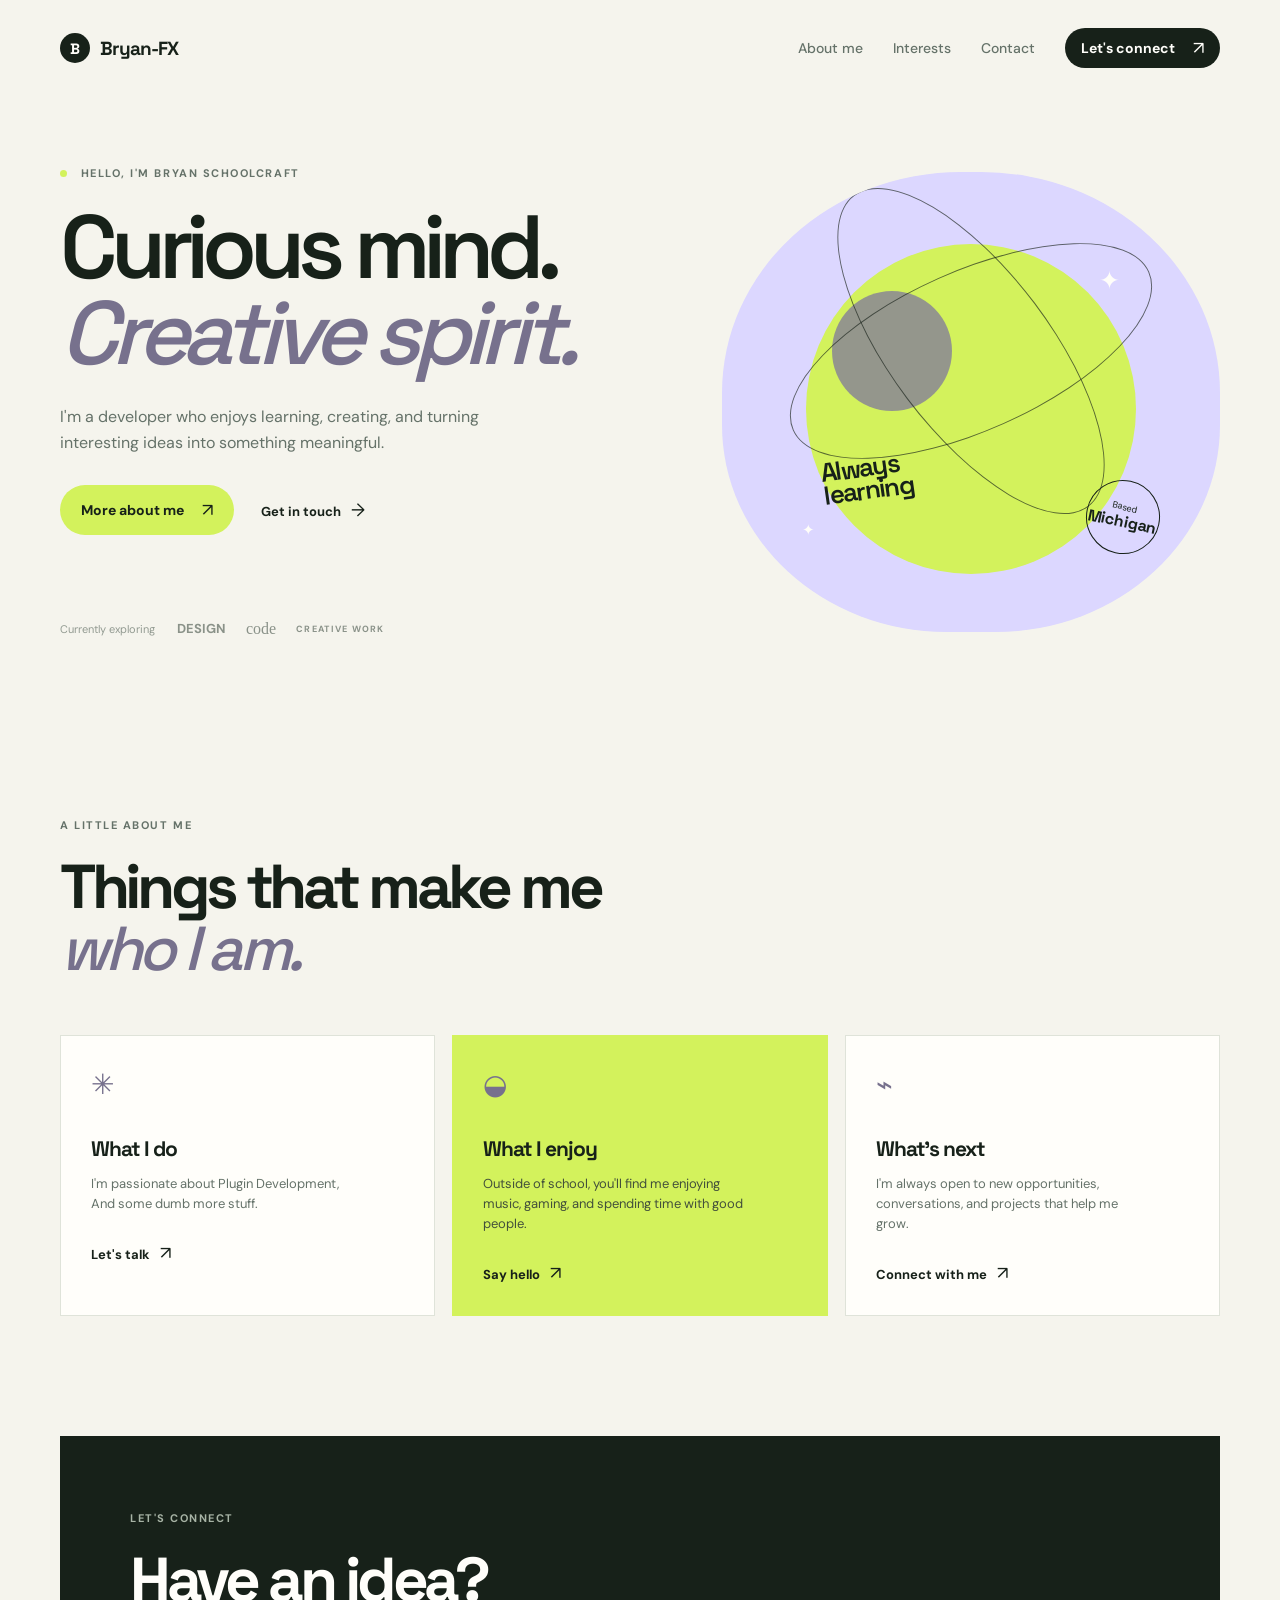
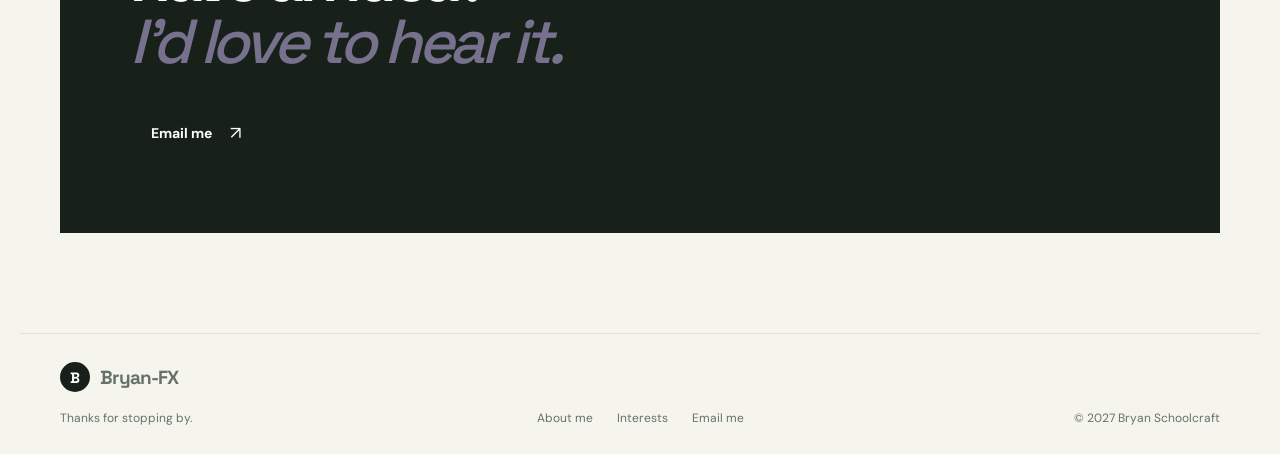
<file: index.html>
<!doctype html>
<html lang="en">
  <head>
    <meta charset="UTF-8" />
    <meta name="viewport" content="width=device-width, initial-scale=1.0" />
    <meta
      name="description"
      content="A personal portfolio and about-me website."
    />
    <title>Bryan-FX — About me</title>
    <link rel="preconnect" href="https://fonts.googleapis.com" />
    <link rel="preconnect" href="https://fonts.gstatic.com" crossorigin />
    <link
      href="https://fonts.googleapis.com/css2?family=DM+Sans:wght@400;500;600;700&family=Space+Grotesk:wght@500;600;700&display=swap"
      rel="stylesheet"
    />
    <link rel="stylesheet" href="styles.css" />
  </head>
  <body>
    <header class="site-header">
      <a class="brand" href="#" aria-label="Bryan-FX home">
        <span class="brand-mark">B</span>
        <span>Bryan-FX</span>
      </a>

      <button class="menu-toggle" type="button" aria-expanded="false" aria-controls="site-nav">
        <span></span>
        <span></span>
        <span></span>
        <span class="sr-only">Toggle navigation</span>
      </button>

      <nav class="site-nav" id="site-nav" aria-label="Main navigation">
        <a href="#about">About me</a>
        <a href="#interests">Interests</a>
        <a href="#contact">Contact</a>
        <a class="button button-small button-dark" href="Email-Me.html">Let's connect <span>↗</span></a>
      </nav>
    </header>

    <main>
      <section class="hero">
        <div class="hero-copy">
          <p class="eyebrow"><span class="eyebrow-dot"></span> Hello, I'm Bryan Schoolcraft</p>
          <h1>Curious mind.<br /><em>Creative spirit.</em></h1>
          <p class="hero-description">
            I'm a developer who enjoys learning, creating, and turning
            interesting ideas into something meaningful.
          </p>
          <div class="hero-actions">
            <a class="button button-primary" href="#about">More about me <span>↗</span></a>
            <a class="text-link" href="Email-Me.html">Get in touch <span>→</span></a>
          </div>
          <div class="trusted-by">
            <span>Currently exploring</span>
            <div class="logo-row" aria-label="Customer logos">
              <strong>DESIGN</strong>
              <strong class="logo-serif">code</strong>
              <strong class="logo-spaced">CREATIVE WORK</strong>
            </div>
          </div>
        </div>

        <div class="hero-art" aria-label="Abstract illustration">
          <div class="orb orb-large"></div>
          <div class="orb orb-small"></div>
          <div class="orbit orbit-one"></div>
          <div class="orbit orbit-two"></div>
          <div class="spark spark-one">✦</div>
          <div class="spark spark-two">✦</div>
          <div class="art-label">Always<br />learning</div>
          <div class="art-sticker">Based<br /><strong>Michigan</strong></div>
        </div>
      </section>

      <section class="feature-section" id="about">
        <div class="section-heading">
          <p class="eyebrow">A little about me</p>
          <h2>Things that make me<br /><em>who I am.</em></h2>
        </div>
        <div class="feature-grid">
          <article class="feature-card">
            <div class="feature-icon">✳</div>
            <h3>What I do</h3>
            <p>I'm passionate about Plugin Development, And some dumb more stuff.</p>
            <a class="card-link" href="#contact">Let's talk <span>↗</span></a>
          </article>
          <article class="feature-card feature-card-highlight" id="interests">
            <div class="feature-icon">◒</div>
            <h3>What I enjoy</h3>
            <p>Outside of school, you'll find me enjoying music, gaming, and spending time with good people.</p>
            <a class="card-link" href="#contact">Say hello <span>↗</span></a>
          </article>
          <article class="feature-card">
            <div class="feature-icon">⌁</div>
            <h3>What's next</h3>
            <p>I'm always open to new opportunities, conversations, and projects that help me grow.</p>
            <a class="card-link" href="#contact">Connect with me <span>↗</span></a>
          </article>
        </div>
      </section>

      <section class="callout" id="contact">
        <p class="eyebrow">Let's connect</p>
        <h2>Have an idea?<br /><em>I'd love to hear it.</em></h2>
        <a class="button button-dark" href="Email-Me.html">Email me <span>↗</span></a>
      </section>
    </main>

    <footer class="site-footer" id="contact">
      <div>
        <a class="brand" href="#" aria-label="Bryan-FX home">
          <span class="brand-mark">B</span>
          <span>Bryan-FX</span>
        </a>
        <p class="footer-note">Thanks for stopping by.</p>
      </div>
      <div class="footer-links">
        <a href="#about">About me</a>
        <a href="#interests">Interests</a>
        <a href="Email-Me.html">Email me</a>
      </div>
      <p class="copyright">© 2027 Bryan Schoolcraft</p>
    </footer>

    <script src="script.js"></script>
  </body>
</html>
</file>
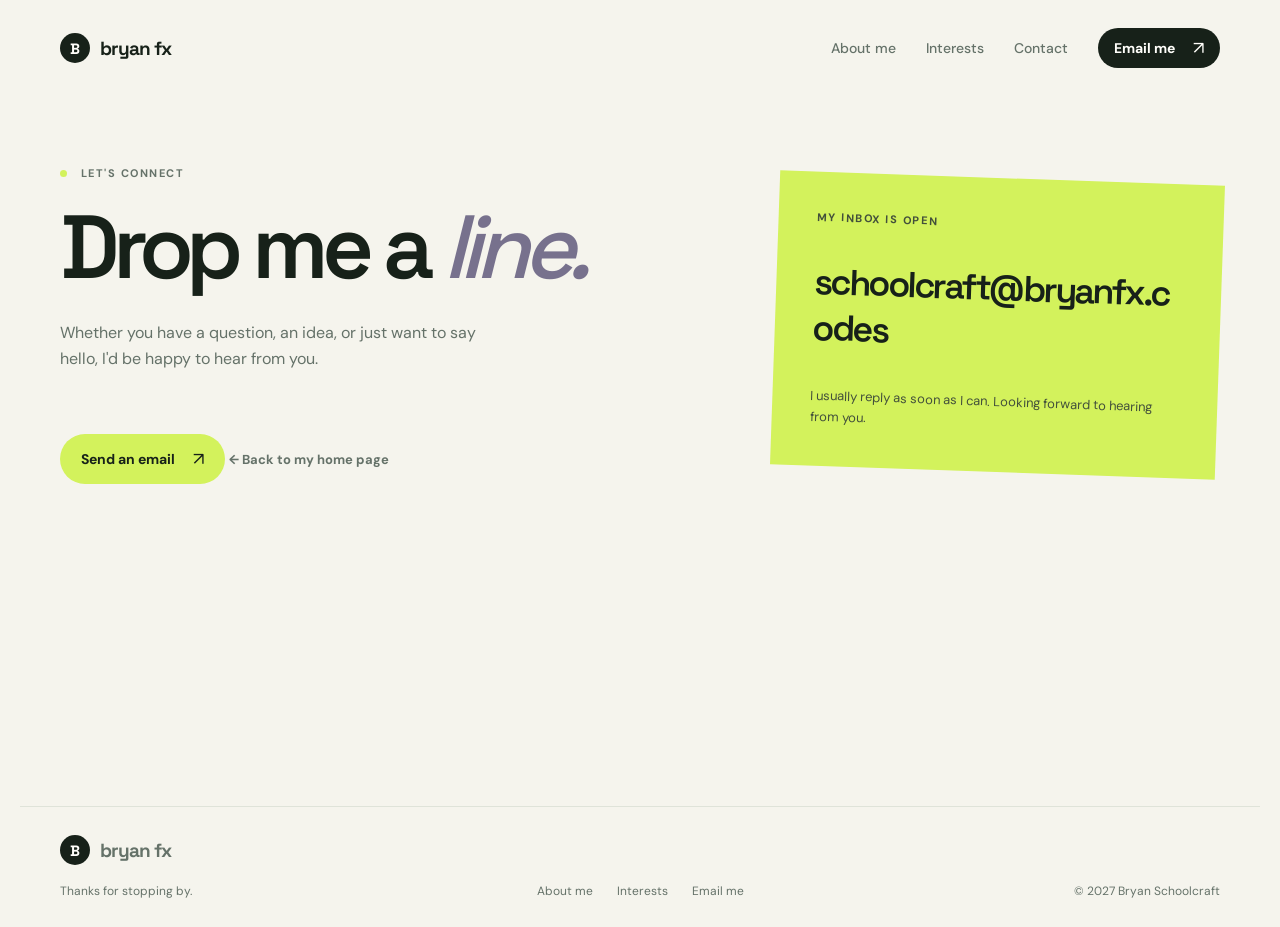
<file: Email-Me.html>
<!doctype html>
<html lang="en">
  <head>
    <meta charset="UTF-8" />
    <meta name="viewport" content="width=device-width, initial-scale=1.0" />
    <meta name="description" content="Get in touch with Bryan through email." />
    <title>Email Me — Bryan</title>
    <link rel="preconnect" href="https://fonts.googleapis.com" />
    <link rel="preconnect" href="https://fonts.gstatic.com" crossorigin />
    <link href="https://fonts.googleapis.com/css2?family=DM+Sans:wght@400;500;600;700&family=Space+Grotesk:wght@500;600;700&display=swap" rel="stylesheet" />
    <link rel="stylesheet" href="styles.css" />
    <style>
      .contact-page { max-width: 1240px; min-height: calc(100vh - 190px); margin: auto; padding: 70px 40px 100px; }
      .contact-layout { display: grid; grid-template-columns: minmax(0, 1fr) minmax(320px, .7fr); align-items: center; gap: 80px; }
      .contact-copy { max-width: 680px; }
      .contact-copy h1 { margin-bottom: 30px; }
      .contact-copy .hero-description { margin-bottom: 38px; }
      .email-card { padding: 38px; background: var(--lime); transform: rotate(2deg); }
      .email-card-label { margin: 0 0 35px; color: #43503b; font-size: 11px; font-weight: 700; letter-spacing: .14em; text-transform: uppercase; }
      .email-card-address { display: block; margin-bottom: 35px; font-family: var(--display); font-size: clamp(24px, 3vw, 36px); font-weight: 600; letter-spacing: -.07em; overflow-wrap: anywhere; }
      .email-card-note { margin: 0; color: #43503b; font-size: 13px; line-height: 1.6; }
      .back-link { display: inline-flex; align-items: center; gap: 8px; margin-top: 40px; color: var(--muted); font-size: 13px; font-weight: 700; }
      .back-link:hover { color: var(--ink); }
      @media (max-width: 760px) {
        .contact-page { min-height: auto; padding: 55px 24px 80px; }
        .contact-layout { display: block; }
        .contact-copy h1 { font-size: clamp(52px, 15vw, 75px); }
        .email-card { margin-top: 55px; padding: 28px; }
      }
    </style>
  </head>
  <body>
    <header class="site-header">
      <a class="brand" href="index.html" aria-label="Bryan's home">
        <span class="brand-mark">B</span>
        <span>bryan fx</span>
      </a>

      <button class="menu-toggle" type="button" aria-expanded="false" aria-controls="site-nav">
        <span></span>
        <span></span>
        <span></span>
        <span class="sr-only">Toggle navigation</span>
      </button>

      <nav class="site-nav" id="site-nav" aria-label="Main navigation">
        <a href="index.html#about">About me</a>
        <a href="index.html#interests">Interests</a>
        <a href="#contact">Contact</a>
        <a class="button button-small button-dark" href="mailto:schoolcraft@bryanfx.codes">Email me <span>↗</span></a>
      </nav>
    </header>

    <main class="contact-page" id="contact">
      <div class="contact-layout">
        <section class="contact-copy">
          <p class="eyebrow"><span class="eyebrow-dot"></span> Let's connect</p>
          <h1>Drop me a <em>line.</em></h1>
          <p class="hero-description">
            Whether you have a question, an idea, or just want to say hello,
            I'd be happy to hear from you.
          </p>
          <a class="button button-primary" href="mailto:schoolcraft@bryanfx.codes">Send an email <span>↗</span></a>
          <a class="back-link" href="index.html">← Back to my home page</a>
        </section>

        <aside class="email-card">
          <p class="email-card-label">My inbox is open</p>
          <a class="email-card-address" href="mailto:schoolcraft@bryanfx.codes">schoolcraft@bryanfx.codes</a>
          <p class="email-card-note">I usually reply as soon as I can. Looking forward to hearing from you.</p>
        </aside>
      </div>
    </main>

    <footer class="site-footer">
      <div>
        <a class="brand" href="index.html" aria-label="Bryan's home">
          <span class="brand-mark">B</span>
          <span>bryan fx</span>
        </a>
        <p class="footer-note">Thanks for stopping by.</p>
      </div>
      <div class="footer-links">
        <a href="index.html#about">About me</a>
        <a href="index.html#interests">Interests</a>
        <a href="Email-Me.html">Email me</a>
      </div>
      <p class="copyright">© 2027 Bryan Schoolcraft</p>
    </footer>

    <script src="script.js"></script>
  </body>
</html>
</file>
<file: styles.css>
:root {
  --ink: #172119;
  --muted: #657269;
  --cream: #f5f4ed;
  --paper: #fffefa;
  --lime: #d3f25c;
  --lavender: #dcd7ff;
  --line: #dfe3d9;
  --display: "Space Grotesk", sans-serif;
  --body: "DM Sans", sans-serif;
}

* { box-sizing: border-box; }
html { scroll-behavior: smooth; }
body { margin: 0; color: var(--ink); background: var(--cream); font-family: var(--body); }
a { color: inherit; text-decoration: none; }
.site-header, .site-footer { max-width: 1240px; margin: auto; padding: 28px 40px; }
.site-header { display: flex; align-items: center; justify-content: space-between; }
.brand { display: inline-flex; align-items: center; gap: 10px; font-family: var(--display); font-size: 19px; font-weight: 700; letter-spacing: -.05em; }
.brand-mark { display: grid; width: 30px; height: 30px; place-items: center; color: var(--paper); background: var(--ink); border-radius: 50%; font-size: 15px; }
.site-nav { display: flex; align-items: center; gap: 30px; color: var(--muted); font-size: 14px; font-weight: 500; }
.site-nav a:not(.button):hover, .text-link:hover, .card-link:hover { color: var(--ink); }
.button { display: inline-flex; align-items: center; gap: 18px; border-radius: 999px; padding: 16px 21px; font-size: 14px; font-weight: 700; transition: transform .2s, background .2s; }
.button:hover { transform: translateY(-2px); }
.button span { font-size: 18px; font-weight: 400; line-height: 0; }
.button-small { padding: 11px 16px; }
.button-dark { color: var(--paper); background: var(--ink); }
.button-primary { background: var(--lime); }
.button-light { background: var(--paper); }
.hero { display: grid; grid-template-columns: minmax(0, 1fr) minmax(370px, .8fr); max-width: 1240px; min-height: 610px; margin: auto; padding: 70px 40px 90px; align-items: center; gap: 40px; }
.hero-copy { max-width: 630px; }
.eyebrow { margin: 0 0 24px; color: var(--muted); font-size: 11px; font-weight: 700; letter-spacing: .14em; text-transform: uppercase; }
.eyebrow-dot { display: inline-block; width: 7px; height: 7px; margin-right: 9px; background: var(--lime); border-radius: 50%; }
h1, h2, h3 { font-family: var(--display); }
h1 { max-width: 650px; margin: 0; font-size: clamp(54px, 7vw, 92px); font-weight: 600; letter-spacing: -.08em; line-height: .96; }
h1 em, h2 em { color: #77718d; font-weight: 500; }
.hero-description { max-width: 420px; margin: 28px 0; color: var(--muted); font-size: 16px; line-height: 1.65; }
.hero-actions { display: flex; align-items: center; gap: 27px; }
.text-link, .card-link { font-size: 13px; font-weight: 700; }
.text-link span, .card-link span { display: inline-block; margin-left: 7px; font-size: 18px; font-weight: 400; }
.trusted-by { display: flex; align-items: center; gap: 22px; margin-top: 85px; color: #929a91; font-size: 11px; }
.logo-row { display: flex; align-items: center; gap: 20px; color: #8a9289; font-size: 13px; }
.logo-serif { font-family: Georgia, serif; font-size: 16px; font-weight: 400; }
.logo-spaced { font-size: 9px; letter-spacing: .14em; }
.hero-art { position: relative; min-height: 460px; overflow: hidden; border-radius: 48% 48% 45% 45%; background: var(--lavender); }
.orb { position: absolute; border-radius: 50%; }
.orb-large { width: 330px; height: 330px; top: 72px; left: 50%; transform: translateX(-50%); background: var(--lime); }
.orb-small { width: 120px; height: 120px; top: 26%; left: 22%; background: #858099; opacity: .8; }
.orbit { position: absolute; top: 39%; left: 50%; width: 390px; height: 160px; border: 1px solid rgba(23, 33, 25, .65); border-radius: 50%; transform: translate(-50%, -50%) rotate(-24deg); }
.orbit-two { transform: translate(-50%, -50%) rotate(53deg); }
.spark { position: absolute; color: var(--paper); font-size: 25px; }
.spark-one { top: 20%; right: 20%; }
.spark-two { bottom: 20%; left: 16%; font-size: 15px; }
.art-label { position: absolute; bottom: 28%; left: 20%; color: var(--ink); font-family: var(--display); font-size: 26px; font-weight: 600; letter-spacing: -.06em; line-height: .9; transform: rotate(-8deg); }
.art-sticker { position: absolute; right: 12%; bottom: 17%; display: grid; width: 74px; height: 74px; place-content: center; border: 1px solid var(--ink); border-radius: 50%; font-size: 9px; line-height: 1.1; text-align: center; transform: rotate(12deg); }
.art-sticker strong { font-family: var(--display); font-size: 16px; }
.feature-section { max-width: 1240px; margin: auto; padding: 90px 40px 120px; }
.section-heading h2, .callout h2 { margin: 0; font-size: clamp(40px, 5vw, 62px); letter-spacing: -.07em; line-height: 1; }
.feature-grid { display: grid; grid-template-columns: repeat(3, 1fr); gap: 17px; margin-top: 55px; }
.feature-card { min-height: 265px; padding: 30px; border: 1px solid var(--line); background: var(--paper); }
.feature-card-highlight { background: var(--lime); border-color: var(--lime); }
.feature-icon { height: 44px; color: #77718d; font-size: 28px; }
.feature-card h3 { margin: 25px 0 12px; font-size: 21px; letter-spacing: -.05em; }
.feature-card p { max-width: 260px; margin: 0 0 27px; color: var(--muted); font-size: 13px; line-height: 1.55; }
.feature-card-highlight p { color: #43503b; }
.callout { max-width: 1160px; margin: 0 auto 100px; padding: 75px 70px; color: var(--paper); background: var(--ink); }
.callout .eyebrow { color: #a7b3a5; }
.callout h2 { margin-bottom: 35px; }
.site-footer { display: grid; grid-template-columns: 1fr auto 1fr; align-items: end; gap: 30px; border-top: 1px solid var(--line); color: var(--muted); }
.footer-note, .copyright { margin: 18px 0 0; font-size: 12px; }
.footer-links { display: flex; gap: 24px; font-size: 12px; }
.footer-links a:hover { color: var(--ink); }
.copyright { margin: 0; text-align: right; }
.menu-toggle { display: none; border: 0; background: none; }
.sr-only { position: absolute; width: 1px; height: 1px; padding: 0; overflow: hidden; clip: rect(0, 0, 0, 0); white-space: nowrap; border: 0; }

@media (max-width: 760px) {
  .site-header, .site-footer { padding: 22px 24px; }
  .menu-toggle { display: grid; gap: 4px; padding: 8px 0 8px 8px; cursor: pointer; }
  .menu-toggle span:not(.sr-only) { display: block; width: 23px; height: 2px; background: var(--ink); }
  .site-nav { position: absolute; z-index: 3; top: 74px; right: 24px; left: 24px; display: none; flex-direction: column; align-items: stretch; gap: 0; padding: 12px; background: var(--paper); box-shadow: 0 15px 40px rgba(23, 33, 25, .12); }
  .site-nav.is-open { display: flex; }
  .site-nav a { padding: 13px; }
  .site-nav .button { justify-content: center; margin-top: 5px; }
  .hero { display: flex; flex-direction: column; align-items: stretch; padding: 55px 24px 70px; }
  h1 { font-size: clamp(52px, 15vw, 75px); }
  .trusted-by { flex-wrap: wrap; margin-top: 58px; }
  .hero-art { min-height: 370px; margin-top: 20px; }
  .orb-large { width: 270px; height: 270px; }
  .feature-section { padding: 70px 24px 80px; }
  .feature-grid { grid-template-columns: 1fr; margin-top: 35px; }
  .callout { margin: 0 24px 70px; padding: 55px 28px; }
  .site-footer { display: block; }
  .footer-links { margin: 32px 0; }
  .copyright { text-align: left; }
}
</file>
